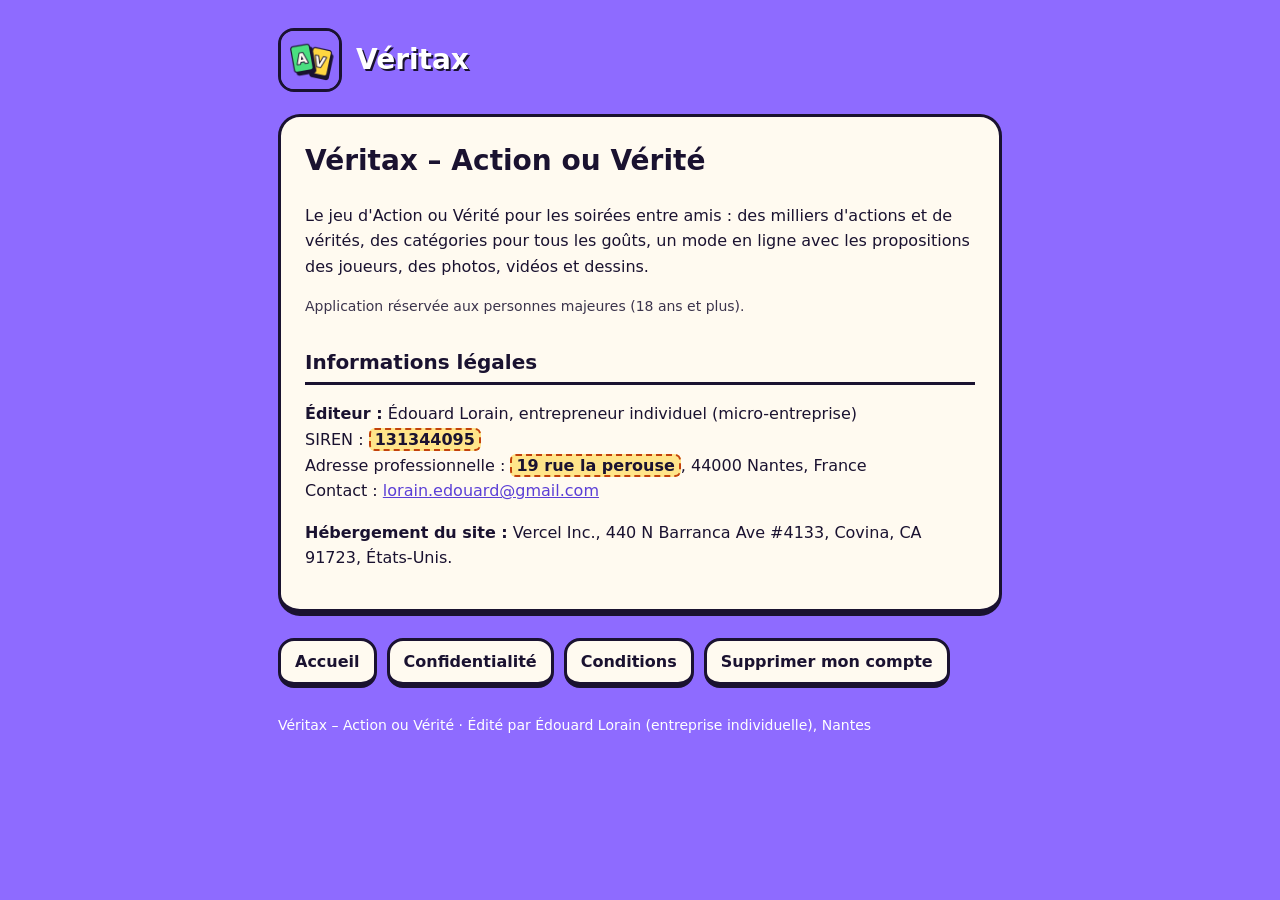
<file: index.html>
<!doctype html>
<html lang="fr"><head><meta charset="utf-8"><meta name="viewport" content="width=device-width, initial-scale=1">
<title>Action ou Vérité – Véritax</title><link rel="icon" href="/icone.png"><link rel="stylesheet" href="/style.css"></head>
<body><div class="wrap">
<header><img src="/icone.png" alt="Véritax"><a href="/">Véritax</a></header>
<div class="card">

<h1>Véritax – Action ou Vérité</h1>
<p>Le jeu d'Action ou Vérité pour les soirées entre amis : des milliers d'actions et de vérités, des catégories pour tous les goûts, un mode en ligne avec les propositions des joueurs, des photos, vidéos et dessins.</p>
<p class="small">Application réservée aux personnes majeures (18 ans et plus).</p>
<h2>Informations légales</h2>
<p><strong>Éditeur :</strong> Édouard Lorain, entrepreneur individuel (micro-entreprise)<br>
SIREN : <span class="fill">131344095</span><br>
Adresse professionnelle : <span class="fill">19 rue la perouse</span>, 44000 Nantes, France<br>
Contact : <a href="mailto:lorain.edouard@gmail.com">lorain.edouard@gmail.com</a></p>
<p><strong>Hébergement du site :</strong> Vercel Inc., 440 N Barranca Ave #4133, Covina, CA 91723, États-Unis.</p>

</div>
<nav><a href="/">Accueil</a><a href="/confidentialite">Confidentialité</a><a href="/conditions">Conditions</a><a href="/suppression-compte">Supprimer mon compte</a></nav>
<footer>Véritax – Action ou Vérité · Édité par Édouard Lorain (entreprise individuelle), Nantes</footer>
</div></body></html>
</file>
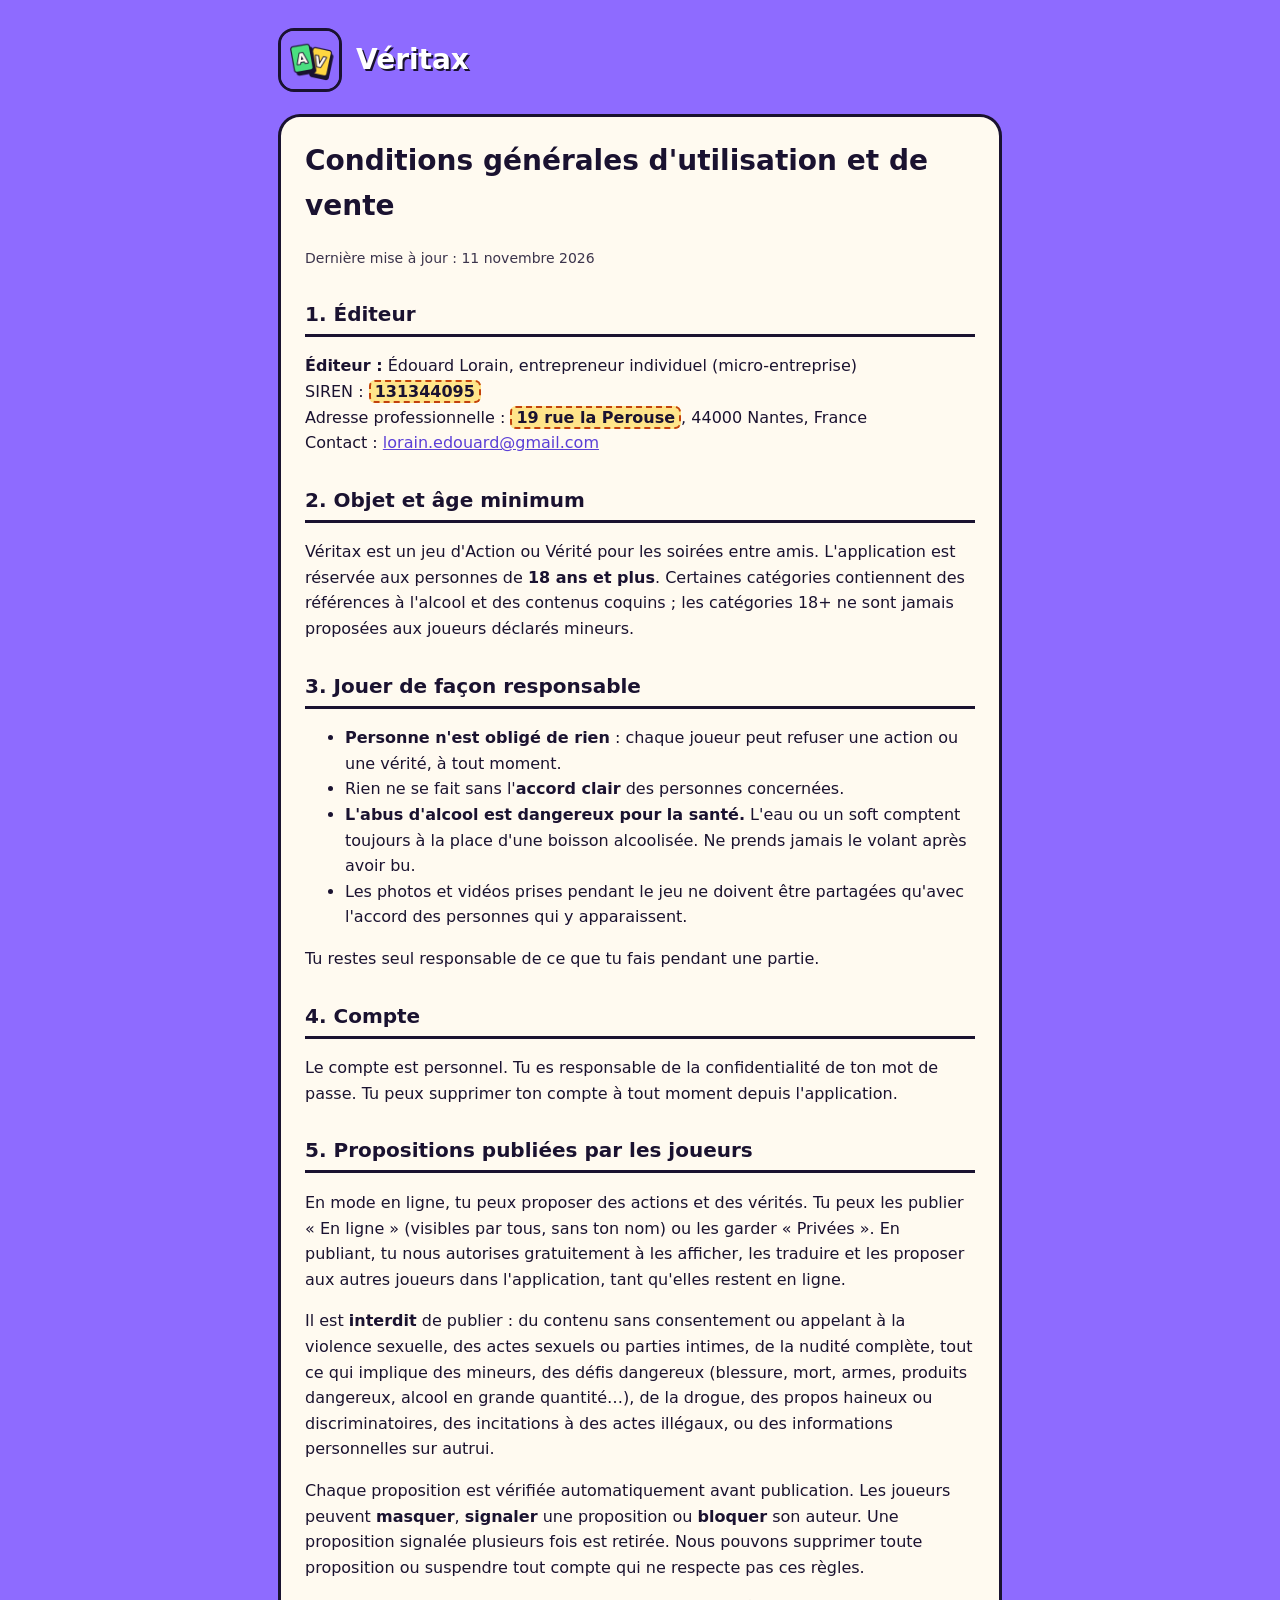
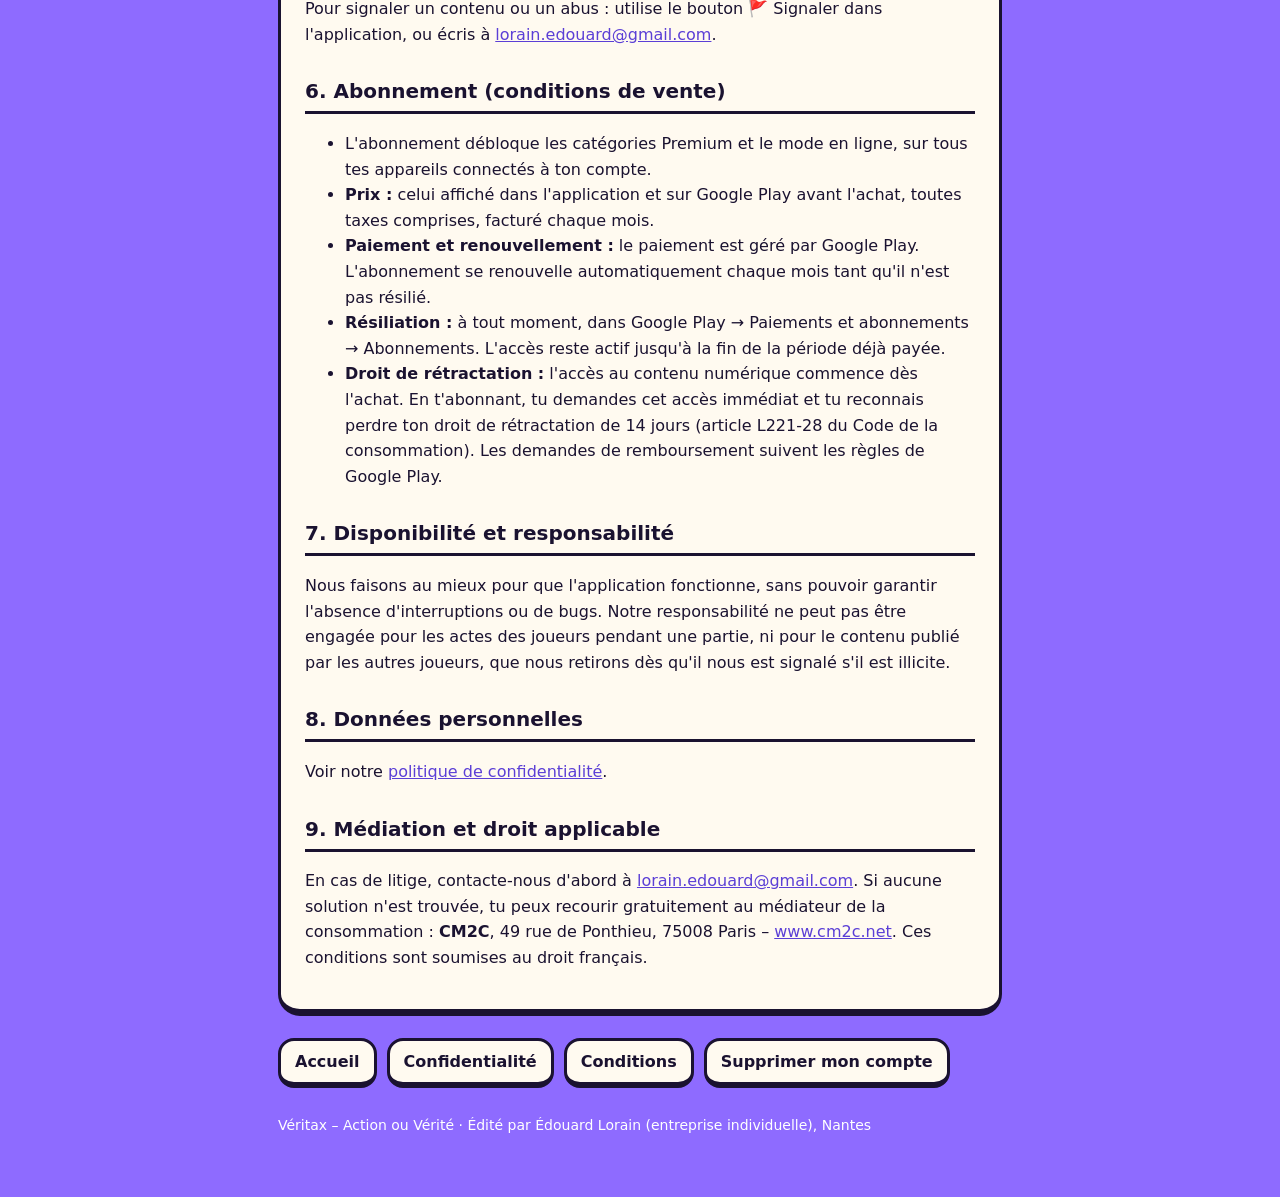
<file: conditions.html>
<!doctype html>
<html lang="fr"><head><meta charset="utf-8"><meta name="viewport" content="width=device-width, initial-scale=1">
<title>Conditions d'utilisation et de vente – Véritax</title><link rel="icon" href="/icone.png"><link rel="stylesheet" href="/style.css"></head>
<body><div class="wrap">
<header><img src="/icone.png" alt="Véritax"><a href="/">Véritax</a></header>
<div class="card">

<h1>Conditions générales d'utilisation et de vente</h1>
<p class="small">Dernière mise à jour : 11 novembre 2026</p>

<h2>1. Éditeur</h2>
<p><strong>Éditeur :</strong> Édouard Lorain, entrepreneur individuel (micro-entreprise)<br>
SIREN : <span class="fill">131344095</span><br>
Adresse professionnelle : <span class="fill">19 rue la Perouse</span>, 44000 Nantes, France<br>
Contact : <a href="mailto:lorain.edouard@gmail.com">lorain.edouard@gmail.com</a></p>

<h2>2. Objet et âge minimum</h2>
<p>Véritax est un jeu d'Action ou Vérité pour les soirées entre amis. L'application est réservée aux personnes de <strong>18 ans et plus</strong>. Certaines catégories contiennent des références à l'alcool et des contenus coquins ; les catégories 18+ ne sont jamais proposées aux joueurs déclarés mineurs.</p>

<h2>3. Jouer de façon responsable</h2>
<ul>
<li><strong>Personne n'est obligé de rien</strong> : chaque joueur peut refuser une action ou une vérité, à tout moment.</li>
<li>Rien ne se fait sans l'<strong>accord clair</strong> des personnes concernées.</li>
<li><strong>L'abus d'alcool est dangereux pour la santé.</strong> L'eau ou un soft comptent toujours à la place d'une boisson alcoolisée. Ne prends jamais le volant après avoir bu.</li>
<li>Les photos et vidéos prises pendant le jeu ne doivent être partagées qu'avec l'accord des personnes qui y apparaissent.</li>
</ul>
<p>Tu restes seul responsable de ce que tu fais pendant une partie.</p>

<h2>4. Compte</h2>
<p>Le compte est personnel. Tu es responsable de la confidentialité de ton mot de passe. Tu peux supprimer ton compte à tout moment depuis l'application.</p>

<h2>5. Propositions publiées par les joueurs</h2>
<p>En mode en ligne, tu peux proposer des actions et des vérités. Tu peux les publier « En ligne » (visibles par tous, sans ton nom) ou les garder « Privées ». En publiant, tu nous autorises gratuitement à les afficher, les traduire et les proposer aux autres joueurs dans l'application, tant qu'elles restent en ligne.</p>
<p>Il est <strong>interdit</strong> de publier : du contenu sans consentement ou appelant à la violence sexuelle, des actes sexuels ou parties intimes, de la nudité complète, tout ce qui implique des mineurs, des défis dangereux (blessure, mort, armes, produits dangereux, alcool en grande quantité…), de la drogue, des propos haineux ou discriminatoires, des incitations à des actes illégaux, ou des informations personnelles sur autrui.</p>
<p>Chaque proposition est vérifiée automatiquement avant publication. Les joueurs peuvent <strong>masquer</strong>, <strong>signaler</strong> une proposition ou <strong>bloquer</strong> son auteur. Une proposition signalée plusieurs fois est retirée. Nous pouvons supprimer toute proposition ou suspendre tout compte qui ne respecte pas ces règles.</p>
<p>Pour signaler un contenu ou un abus : utilise le bouton 🚩 Signaler dans l'application, ou écris à <a href="mailto:lorain.edouard@gmail.com">lorain.edouard@gmail.com</a>.</p>

<h2>6. Abonnement (conditions de vente)</h2>
<ul>
<li>L'abonnement débloque les catégories Premium et le mode en ligne, sur tous tes appareils connectés à ton compte.</li>
<li><strong>Prix :</strong> celui affiché dans l'application et sur Google Play avant l'achat, toutes taxes comprises, facturé chaque mois.</li>
<li><strong>Paiement et renouvellement :</strong> le paiement est géré par Google Play. L'abonnement se renouvelle automatiquement chaque mois tant qu'il n'est pas résilié.</li>
<li><strong>Résiliation :</strong> à tout moment, dans Google Play → Paiements et abonnements → Abonnements. L'accès reste actif jusqu'à la fin de la période déjà payée.</li>
<li><strong>Droit de rétractation :</strong> l'accès au contenu numérique commence dès l'achat. En t'abonnant, tu demandes cet accès immédiat et tu reconnais perdre ton droit de rétractation de 14 jours (article L221-28 du Code de la consommation). Les demandes de remboursement suivent les règles de Google Play.</li>
</ul>

<h2>7. Disponibilité et responsabilité</h2>
<p>Nous faisons au mieux pour que l'application fonctionne, sans pouvoir garantir l'absence d'interruptions ou de bugs. Notre responsabilité ne peut pas être engagée pour les actes des joueurs pendant une partie, ni pour le contenu publié par les autres joueurs, que nous retirons dès qu'il nous est signalé s'il est illicite.</p>

<h2>8. Données personnelles</h2>
<p>Voir notre <a href="/confidentialite">politique de confidentialité</a>.</p>

<h2>9. Médiation et droit applicable</h2>
<p>En cas de litige, contacte-nous d'abord à <a href="mailto:lorain.edouard@gmail.com">lorain.edouard@gmail.com</a>. Si aucune solution n'est trouvée, tu peux recourir gratuitement au médiateur de la consommation : <strong>CM2C</strong>, 49 rue de Ponthieu, 75008 Paris – <a href="https://www.cm2c.net" target="_blank" rel="noopener">www.cm2c.net</a>. Ces conditions sont soumises au droit français.</p>

</div>
<nav><a href="/">Accueil</a><a href="/confidentialite">Confidentialité</a><a href="/conditions">Conditions</a><a href="/suppression-compte">Supprimer mon compte</a></nav>
<footer>Véritax – Action ou Vérité · Édité par Édouard Lorain (entreprise individuelle), Nantes</footer>
</div></body></html>
</file>
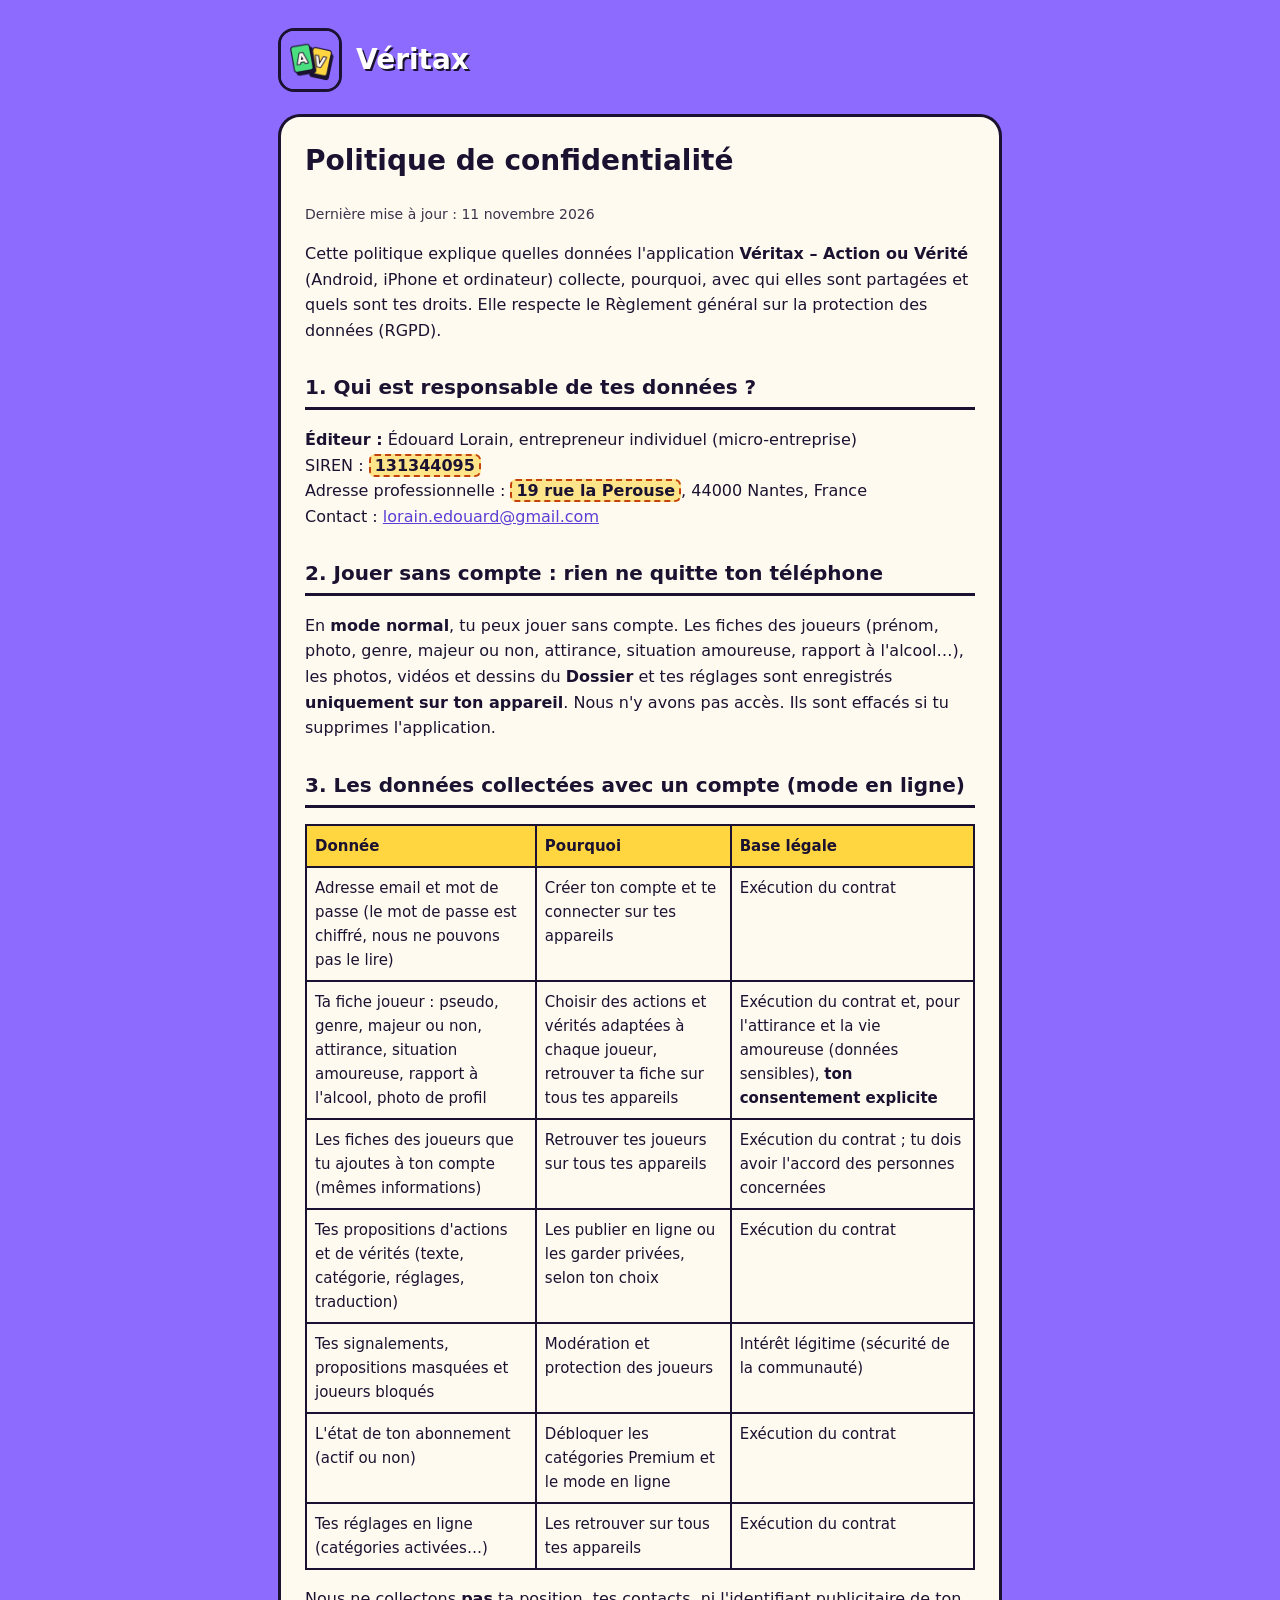
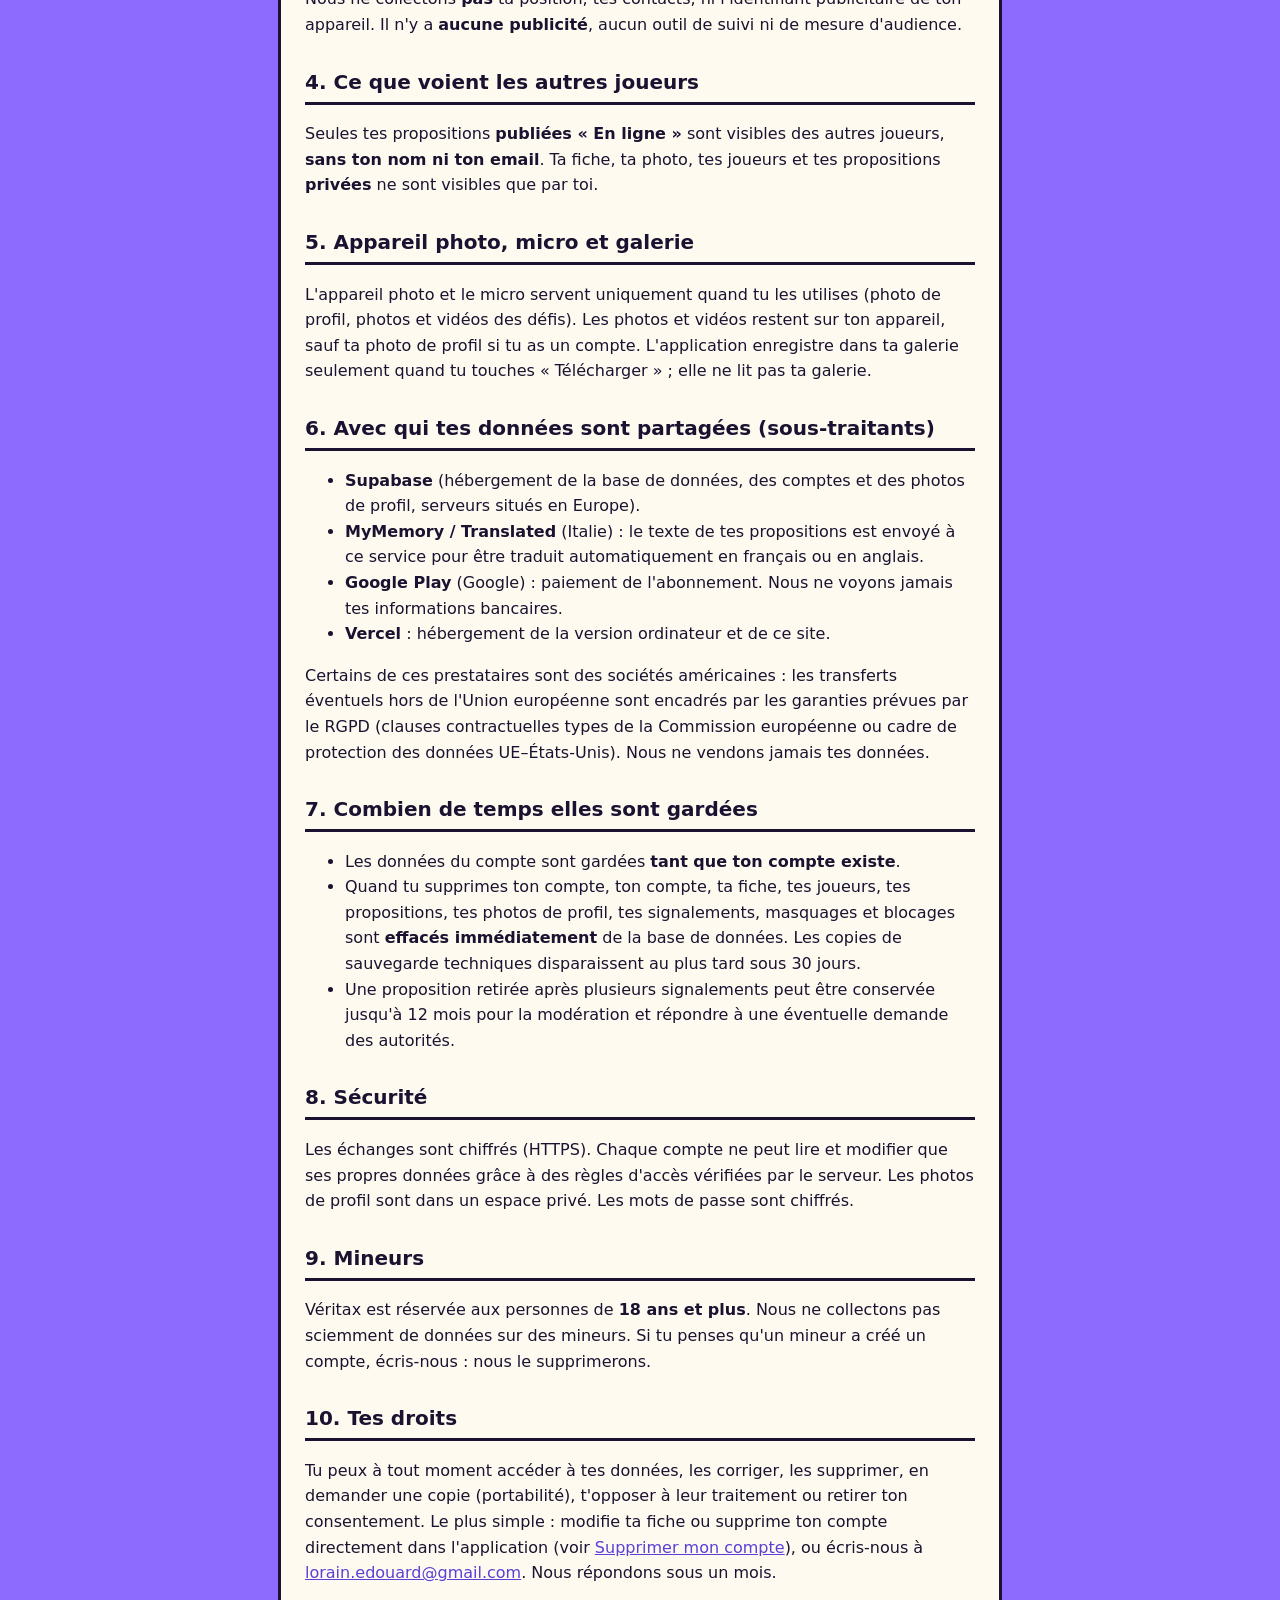
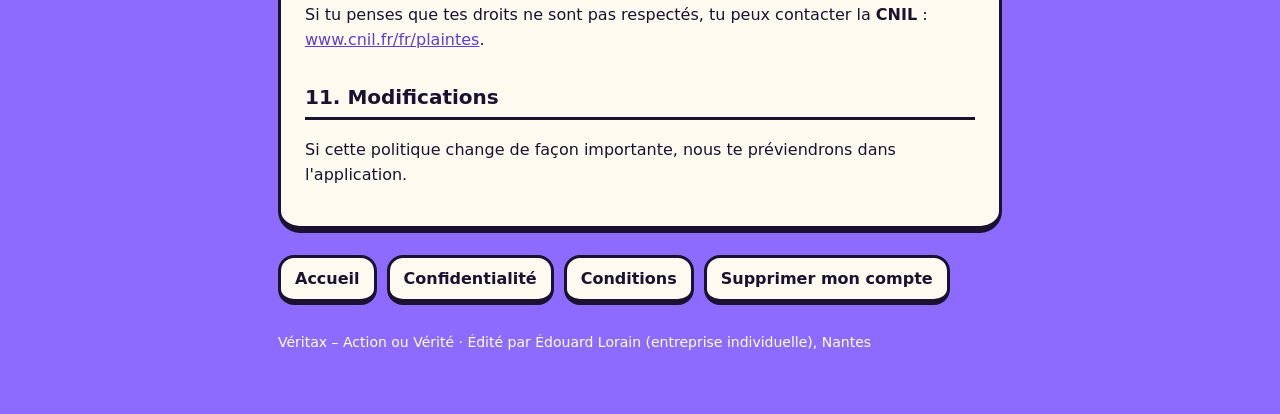
<file: confidentialite.html>
<!doctype html>
<html lang="fr"><head><meta charset="utf-8"><meta name="viewport" content="width=device-width, initial-scale=1">
<title>Politique de confidentialité – Véritax</title><link rel="icon" href="/icone.png"><link rel="stylesheet" href="/style.css"></head>
<body><div class="wrap">
<header><img src="/icone.png" alt="Véritax"><a href="/">Véritax</a></header>
<div class="card">

<h1>Politique de confidentialité</h1>
<p class="small">Dernière mise à jour : 11 novembre 2026</p>
<p>Cette politique explique quelles données l'application <strong>Véritax – Action ou Vérité</strong> (Android, iPhone et ordinateur) collecte, pourquoi, avec qui elles sont partagées et quels sont tes droits. Elle respecte le Règlement général sur la protection des données (RGPD).</p>

<h2>1. Qui est responsable de tes données ?</h2>
<p><strong>Éditeur :</strong> Édouard Lorain, entrepreneur individuel (micro-entreprise)<br>
SIREN : <span class="fill">131344095</span><br>
Adresse professionnelle : <span class="fill">19 rue la Perouse</span>, 44000 Nantes, France<br>
Contact : <a href="mailto:lorain.edouard@gmail.com">lorain.edouard@gmail.com</a></p>

<h2>2. Jouer sans compte : rien ne quitte ton téléphone</h2>
<p>En <strong>mode normal</strong>, tu peux jouer sans compte. Les fiches des joueurs (prénom, photo, genre, majeur ou non, attirance, situation amoureuse, rapport à l'alcool…), les photos, vidéos et dessins du <strong>Dossier</strong> et tes réglages sont enregistrés <strong>uniquement sur ton appareil</strong>. Nous n'y avons pas accès. Ils sont effacés si tu supprimes l'application.</p>

<h2>3. Les données collectées avec un compte (mode en ligne)</h2>
<table>
<tr><th>Donnée</th><th>Pourquoi</th><th>Base légale</th></tr>
<tr><td>Adresse email et mot de passe (le mot de passe est chiffré, nous ne pouvons pas le lire)</td><td>Créer ton compte et te connecter sur tes appareils</td><td>Exécution du contrat</td></tr>
<tr><td>Ta fiche joueur : pseudo, genre, majeur ou non, attirance, situation amoureuse, rapport à l'alcool, photo de profil</td><td>Choisir des actions et vérités adaptées à chaque joueur, retrouver ta fiche sur tous tes appareils</td><td>Exécution du contrat et, pour l'attirance et la vie amoureuse (données sensibles), <strong>ton consentement explicite</strong></td></tr>
<tr><td>Les fiches des joueurs que tu ajoutes à ton compte (mêmes informations)</td><td>Retrouver tes joueurs sur tous tes appareils</td><td>Exécution du contrat ; tu dois avoir l'accord des personnes concernées</td></tr>
<tr><td>Tes propositions d'actions et de vérités (texte, catégorie, réglages, traduction)</td><td>Les publier en ligne ou les garder privées, selon ton choix</td><td>Exécution du contrat</td></tr>
<tr><td>Tes signalements, propositions masquées et joueurs bloqués</td><td>Modération et protection des joueurs</td><td>Intérêt légitime (sécurité de la communauté)</td></tr>
<tr><td>L'état de ton abonnement (actif ou non)</td><td>Débloquer les catégories Premium et le mode en ligne</td><td>Exécution du contrat</td></tr>
<tr><td>Tes réglages en ligne (catégories activées…)</td><td>Les retrouver sur tous tes appareils</td><td>Exécution du contrat</td></tr>
</table>
<p>Nous ne collectons <strong>pas</strong> ta position, tes contacts, ni l'identifiant publicitaire de ton appareil. Il n'y a <strong>aucune publicité</strong>, aucun outil de suivi ni de mesure d'audience.</p>

<h2>4. Ce que voient les autres joueurs</h2>
<p>Seules tes propositions <strong>publiées « En ligne »</strong> sont visibles des autres joueurs, <strong>sans ton nom ni ton email</strong>. Ta fiche, ta photo, tes joueurs et tes propositions <strong>privées</strong> ne sont visibles que par toi.</p>

<h2>5. Appareil photo, micro et galerie</h2>
<p>L'appareil photo et le micro servent uniquement quand tu les utilises (photo de profil, photos et vidéos des défis). Les photos et vidéos restent sur ton appareil, sauf ta photo de profil si tu as un compte. L'application enregistre dans ta galerie seulement quand tu touches « Télécharger » ; elle ne lit pas ta galerie.</p>

<h2>6. Avec qui tes données sont partagées (sous-traitants)</h2>
<ul>
<li><strong>Supabase</strong> (hébergement de la base de données, des comptes et des photos de profil, serveurs situés en Europe).</li>
<li><strong>MyMemory / Translated</strong> (Italie) : le texte de tes propositions est envoyé à ce service pour être traduit automatiquement en français ou en anglais.</li>
<li><strong>Google Play</strong> (Google) : paiement de l'abonnement. Nous ne voyons jamais tes informations bancaires.</li>
<li><strong>Vercel</strong> : hébergement de la version ordinateur et de ce site.</li>
</ul>
<p>Certains de ces prestataires sont des sociétés américaines : les transferts éventuels hors de l'Union européenne sont encadrés par les garanties prévues par le RGPD (clauses contractuelles types de la Commission européenne ou cadre de protection des données UE–États-Unis). Nous ne vendons jamais tes données.</p>

<h2>7. Combien de temps elles sont gardées</h2>
<ul>
<li>Les données du compte sont gardées <strong>tant que ton compte existe</strong>.</li>
<li>Quand tu supprimes ton compte, ton compte, ta fiche, tes joueurs, tes propositions, tes photos de profil, tes signalements, masquages et blocages sont <strong>effacés immédiatement</strong> de la base de données. Les copies de sauvegarde techniques disparaissent au plus tard sous 30 jours.</li>
<li>Une proposition retirée après plusieurs signalements peut être conservée jusqu'à 12 mois pour la modération et répondre à une éventuelle demande des autorités.</li>
</ul>

<h2>8. Sécurité</h2>
<p>Les échanges sont chiffrés (HTTPS). Chaque compte ne peut lire et modifier que ses propres données grâce à des règles d'accès vérifiées par le serveur. Les photos de profil sont dans un espace privé. Les mots de passe sont chiffrés.</p>

<h2>9. Mineurs</h2>
<p>Véritax est réservée aux personnes de <strong>18 ans et plus</strong>. Nous ne collectons pas sciemment de données sur des mineurs. Si tu penses qu'un mineur a créé un compte, écris-nous : nous le supprimerons.</p>

<h2>10. Tes droits</h2>
<p>Tu peux à tout moment accéder à tes données, les corriger, les supprimer, en demander une copie (portabilité), t'opposer à leur traitement ou retirer ton consentement. Le plus simple : modifie ta fiche ou supprime ton compte directement dans l'application (voir <a href="/suppression-compte">Supprimer mon compte</a>), ou écris-nous à <a href="mailto:lorain.edouard@gmail.com">lorain.edouard@gmail.com</a>. Nous répondons sous un mois.</p>
<p>Si tu penses que tes droits ne sont pas respectés, tu peux contacter la <strong>CNIL</strong> : <a href="https://www.cnil.fr/fr/plaintes" target="_blank" rel="noopener">www.cnil.fr/fr/plaintes</a>.</p>

<h2>11. Modifications</h2>
<p>Si cette politique change de façon importante, nous te préviendrons dans l'application.</p>

</div>
<nav><a href="/">Accueil</a><a href="/confidentialite">Confidentialité</a><a href="/conditions">Conditions</a><a href="/suppression-compte">Supprimer mon compte</a></nav>
<footer>Véritax – Action ou Vérité · Édité par Édouard Lorain (entreprise individuelle), Nantes</footer>
</div></body></html>
</file>
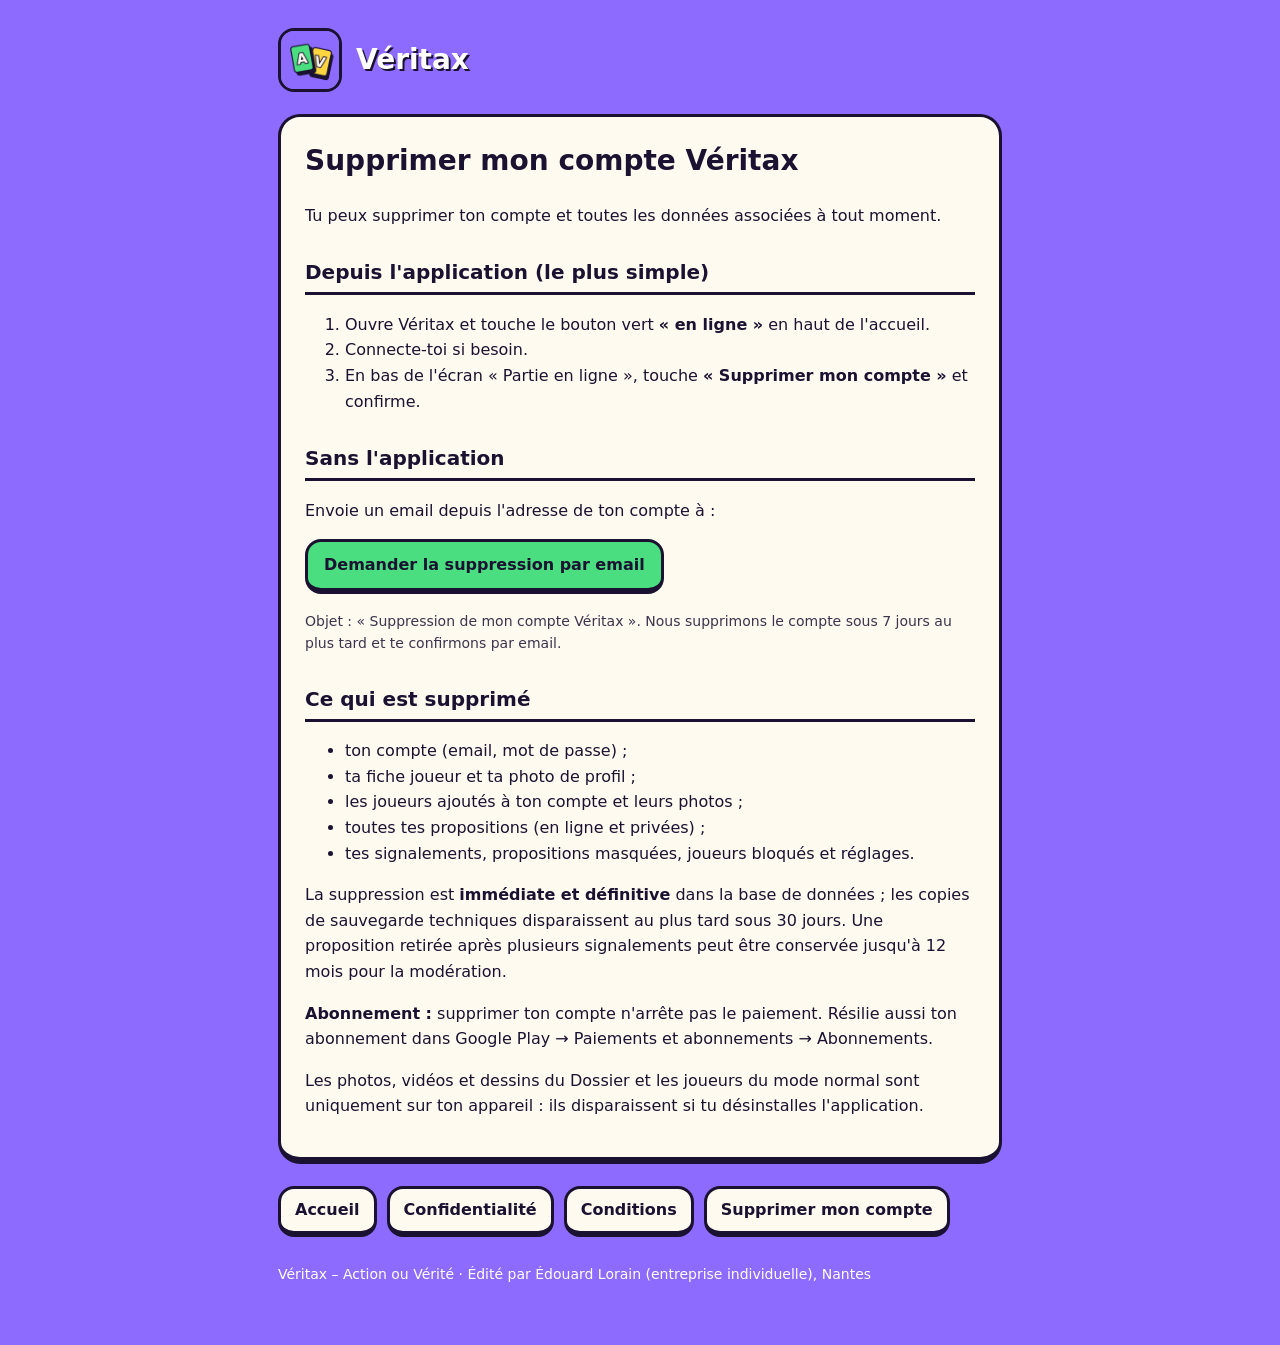
<file: suppression-compte.html>
<!doctype html>
<html lang="fr"><head><meta charset="utf-8"><meta name="viewport" content="width=device-width, initial-scale=1">
<title>Supprimer mon compte – Véritax</title><link rel="icon" href="/icone.png"><link rel="stylesheet" href="/style.css"></head>
<body><div class="wrap">
<header><img src="/icone.png" alt="Véritax"><a href="/">Véritax</a></header>
<div class="card">

<h1>Supprimer mon compte Véritax</h1>
<p>Tu peux supprimer ton compte et toutes les données associées à tout moment.</p>

<h2>Depuis l'application (le plus simple)</h2>
<ol>
<li>Ouvre Véritax et touche le bouton vert <strong>« en ligne »</strong> en haut de l'accueil.</li>
<li>Connecte-toi si besoin.</li>
<li>En bas de l'écran « Partie en ligne », touche <strong>« Supprimer mon compte »</strong> et confirme.</li>
</ol>

<h2>Sans l'application</h2>
<p>Envoie un email depuis l'adresse de ton compte à :</p>
<p><a class="btn" href="mailto:lorain.edouard@gmail.com?subject=Suppression%20de%20mon%20compte%20V%C3%A9ritax&body=Bonjour%2C%20merci%20de%20supprimer%20mon%20compte%20V%C3%A9ritax%20associ%C3%A9%20%C3%A0%20cette%20adresse%20email.">Demander la suppression par email</a></p>
<p class="small">Objet : « Suppression de mon compte Véritax ». Nous supprimons le compte sous 7 jours au plus tard et te confirmons par email.</p>

<h2>Ce qui est supprimé</h2>
<ul>
<li>ton compte (email, mot de passe) ;</li>
<li>ta fiche joueur et ta photo de profil ;</li>
<li>les joueurs ajoutés à ton compte et leurs photos ;</li>
<li>toutes tes propositions (en ligne et privées) ;</li>
<li>tes signalements, propositions masquées, joueurs bloqués et réglages.</li>
</ul>
<p>La suppression est <strong>immédiate et définitive</strong> dans la base de données ; les copies de sauvegarde techniques disparaissent au plus tard sous 30 jours. Une proposition retirée après plusieurs signalements peut être conservée jusqu'à 12 mois pour la modération.</p>
<p><strong>Abonnement :</strong> supprimer ton compte n'arrête pas le paiement. Résilie aussi ton abonnement dans Google Play → Paiements et abonnements → Abonnements.</p>
<p>Les photos, vidéos et dessins du Dossier et les joueurs du mode normal sont uniquement sur ton appareil : ils disparaissent si tu désinstalles l'application.</p>

</div>
<nav><a href="/">Accueil</a><a href="/confidentialite">Confidentialité</a><a href="/conditions">Conditions</a><a href="/suppression-compte">Supprimer mon compte</a></nav>
<footer>Véritax – Action ou Vérité · Édité par Édouard Lorain (entreprise individuelle), Nantes</footer>
</div></body></html>
</file>
<file: style.css>
:root { --bg:#8E6BFF; --ink:#1A1230; --paper:#FFFAF0; --action:#4ADE80; --verite:#FFD640; }
* { box-sizing:border-box; }
body { margin:0; background:var(--bg); color:var(--ink); font-family:system-ui,-apple-system,"Segoe UI",Roboto,Arial,sans-serif; line-height:1.6; }
.wrap { max-width:760px; margin:0 auto; padding:28px 18px 60px; }
header { display:flex; align-items:center; gap:14px; margin-bottom:22px; }
header img { width:64px; height:64px; border-radius:16px; border:3px solid var(--ink); }
header a { color:#fff; text-decoration:none; font-weight:900; font-size:28px; text-shadow:2px 2px 0 var(--ink); }
.card { background:var(--paper); border:3px solid var(--ink); border-bottom-width:7px; border-radius:22px; padding:22px 24px; }
h1 { margin-top:0; font-size:28px; }
h2 { font-size:20px; margin-top:28px; border-bottom:3px solid var(--ink); padding-bottom:4px; }
a { color:#5B3FD6; }
table { border-collapse:collapse; width:100%; margin:10px 0; font-size:15px; }
th, td { border:2px solid var(--ink); padding:8px; text-align:left; vertical-align:top; }
th { background:var(--verite); }
.fill { background:#FFE58A; border:2px dashed #C2410C; padding:0 4px; border-radius:6px; font-weight:700; }
.small { font-size:14px; opacity:.85; }
nav { margin-top:22px; display:flex; flex-wrap:wrap; gap:10px; }
nav a { background:var(--paper); color:var(--ink); border:3px solid var(--ink); border-bottom-width:6px; border-radius:16px; padding:8px 14px; font-weight:800; text-decoration:none; }
.btn { display:inline-block; background:var(--action); color:var(--ink); border:3px solid var(--ink); border-bottom-width:6px; border-radius:16px; padding:10px 16px; font-weight:900; text-decoration:none; }
footer { color:#fff; margin-top:26px; font-size:14px; }
</file>
